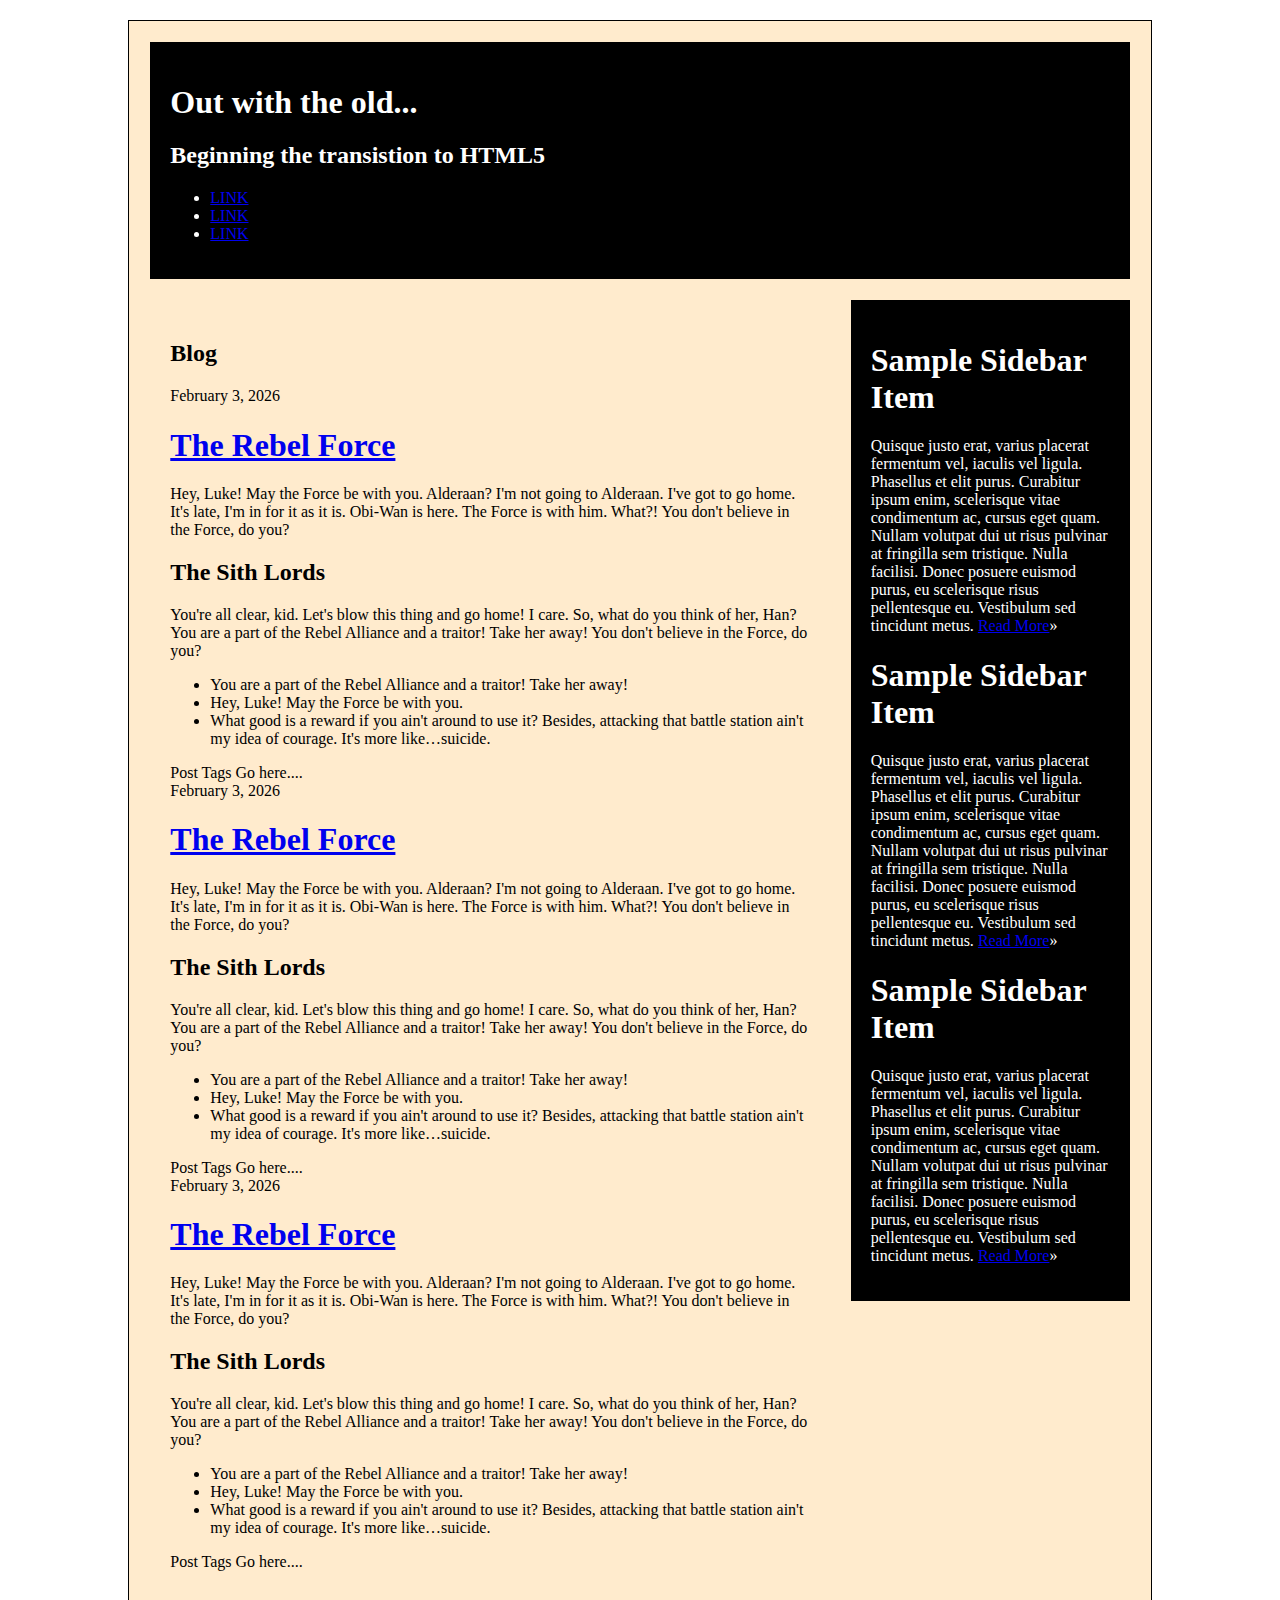
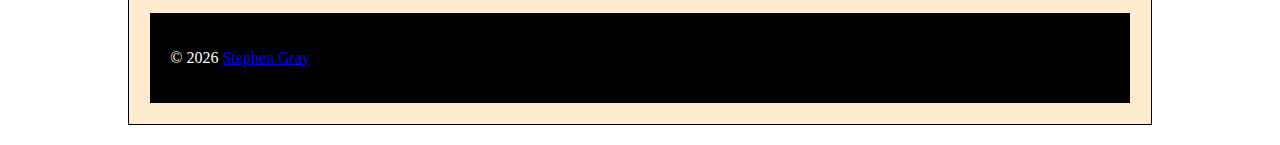
<file: html5-refactor/index.html>
<!DOCTYPE html>
<html lang="en">

<head>
  <meta charset="utf-8" />
  <title>Out with the old...</title>
  <link rel="stylesheet" href="assets/css/style.css">
  <meta name="description" content="We are going to refine this document down to a good starting point for all html5 projects moving forward." />
  <meta name="author" content="Stephen Gray" />
  <link rel="shortcut icon" href="/favicon.ico" />
</head>

<body>
  <main class="container cf">
    <header class="primary">
      <h1>Out with the old...</h1>
      <h2>Beginning the transistion to HTML5</h2>
      <nav class="primary">
        <ul>
          <li><a href="#">LINK</a></li>
          <li><a href="#">LINK</a></li>
          <li><a href="#">LINK</a></li>
        </ul>
      </nav>
    </header>
    <section id="content">
      <section id="blog">
        <h2>Blog</h2>
        <article class="post">
          <header>
            <time class="post-date" datetime="2026-02-03">February 3, 2026</time>
            <h1> <a href="#" rel="bookmark" title="link to this post">The Rebel Force</a> </h1>
          </header>

          <p>Hey, Luke! May the Force be with you. Alderaan? I'm not going to Alderaan. I've got to go home. It's late, I'm in for it as it is. Obi-Wan is here. The Force is with him. What?! You don't believe in the Force, do you?</p>
          <h2>The Sith Lords</h2>
          <p>You're all clear, kid. Let's blow this thing and go home! I care. So, what do you think of her, Han? You are a part of the Rebel Alliance and a traitor! Take her away! You don't believe in the Force, do you?</p>
          <ul>
            <li>You are a part of the Rebel Alliance and a traitor! Take her away!</li>
            <li>Hey, Luke! May the Force be with you.</li>
            <li>What good is a reward if you ain't around to use it? Besides, attacking that battle station ain't my idea of courage. It's more like&hellip;suicide.</li>
          </ul>
          <footer class="post-meta"> Post Tags Go here.... </footer>
        </article>
        <article class="post">
          <header>
            <time class="post-date" datetime="2026-02-03">February 3, 2026</time>
            <h1> <a href="#" rel="bookmark" title="link to this post">The Rebel Force</a> </h1>
          </header>

          <p>Hey, Luke! May the Force be with you. Alderaan? I'm not going to Alderaan. I've got to go home. It's late, I'm in for it as it is. Obi-Wan is here. The Force is with him. What?! You don't believe in the Force, do you?</p>
          <h2>The Sith Lords</h2>
          <p>You're all clear, kid. Let's blow this thing and go home! I care. So, what do you think of her, Han? You are a part of the Rebel Alliance and a traitor! Take her away! You don't believe in the Force, do you?</p>
          <ul>
            <li>You are a part of the Rebel Alliance and a traitor! Take her away!</li>
            <li>Hey, Luke! May the Force be with you.</li>
            <li>What good is a reward if you ain't around to use it? Besides, attacking that battle station ain't my idea of courage. It's more like&hellip;suicide.</li>
          </ul>
          <footer class="post-meta"> Post Tags Go here.... </footer>
        </article>
        <article class="post">
          <header>
            <time class="post-date" datetime="2026-02-03">February 3, 2026</time>
            <h1> <a href="#" rel="bookmark" title="link to this post">The Rebel Force</a> </h1>
          </header>

          <p>Hey, Luke! May the Force be with you. Alderaan? I'm not going to Alderaan. I've got to go home. It's late, I'm in for it as it is. Obi-Wan is here. The Force is with him. What?! You don't believe in the Force, do you?</p>
          <h2>The Sith Lords</h2>
          <p>You're all clear, kid. Let's blow this thing and go home! I care. So, what do you think of her, Han? You are a part of the Rebel Alliance and a traitor! Take her away! You don't believe in the Force, do you?</p>
          <ul>
            <li>You are a part of the Rebel Alliance and a traitor! Take her away!</li>
            <li>Hey, Luke! May the Force be with you.</li>
            <li>What good is a reward if you ain't around to use it? Besides, attacking that battle station ain't my idea of courage. It's more like&hellip;suicide.</li>
          </ul>
          <footer class="post-meta"> Post Tags Go here.... </footer>
        </article>
      </section>
      <!--#primary -->
      <aside>
        <article class="widget">
          <h1>Sample Sidebar Item </h1>
          <p>Quisque justo erat, varius placerat fermentum vel, iaculis vel ligula. Phasellus et elit purus. Curabitur ipsum enim, scelerisque vitae condimentum ac, cursus eget quam. Nullam volutpat dui ut risus pulvinar at fringilla sem tristique. Nulla facilisi. Donec posuere euismod purus, eu scelerisque risus pellentesque eu. Vestibulum sed tincidunt metus. <a href="#">Read More</a>&raquo;</p>
        </article>
        <article class="widget">
          <h1>Sample Sidebar Item </h1>
          <p>Quisque justo erat, varius placerat fermentum vel, iaculis vel ligula. Phasellus et elit purus. Curabitur ipsum enim, scelerisque vitae condimentum ac, cursus eget quam. Nullam volutpat dui ut risus pulvinar at fringilla sem tristique. Nulla facilisi. Donec posuere euismod purus, eu scelerisque risus pellentesque eu. Vestibulum sed tincidunt metus. <a href="#">Read More</a>&raquo;</p>
        </article>
        <article class="widget">
          <h1>Sample Sidebar Item </h1>
          <p>Quisque justo erat, varius placerat fermentum vel, iaculis vel ligula. Phasellus et elit purus. Curabitur ipsum enim, scelerisque vitae condimentum ac, cursus eget quam. Nullam volutpat dui ut risus pulvinar at fringilla sem tristique. Nulla facilisi. Donec posuere euismod purus, eu scelerisque risus pellentesque eu. Vestibulum sed tincidunt metus. <a href="#">Read More</a>&raquo;</p>
        </article>
      </aside>
      <!--#secondary -->
    </section>
    <!--#content -->
    <footer class="primary">
      <p>&copy; 2026 <a href="#">Stephen Gray</a></p>
    </footer>
  </main>
  <!--.container -->
</body>

</html>
</file>
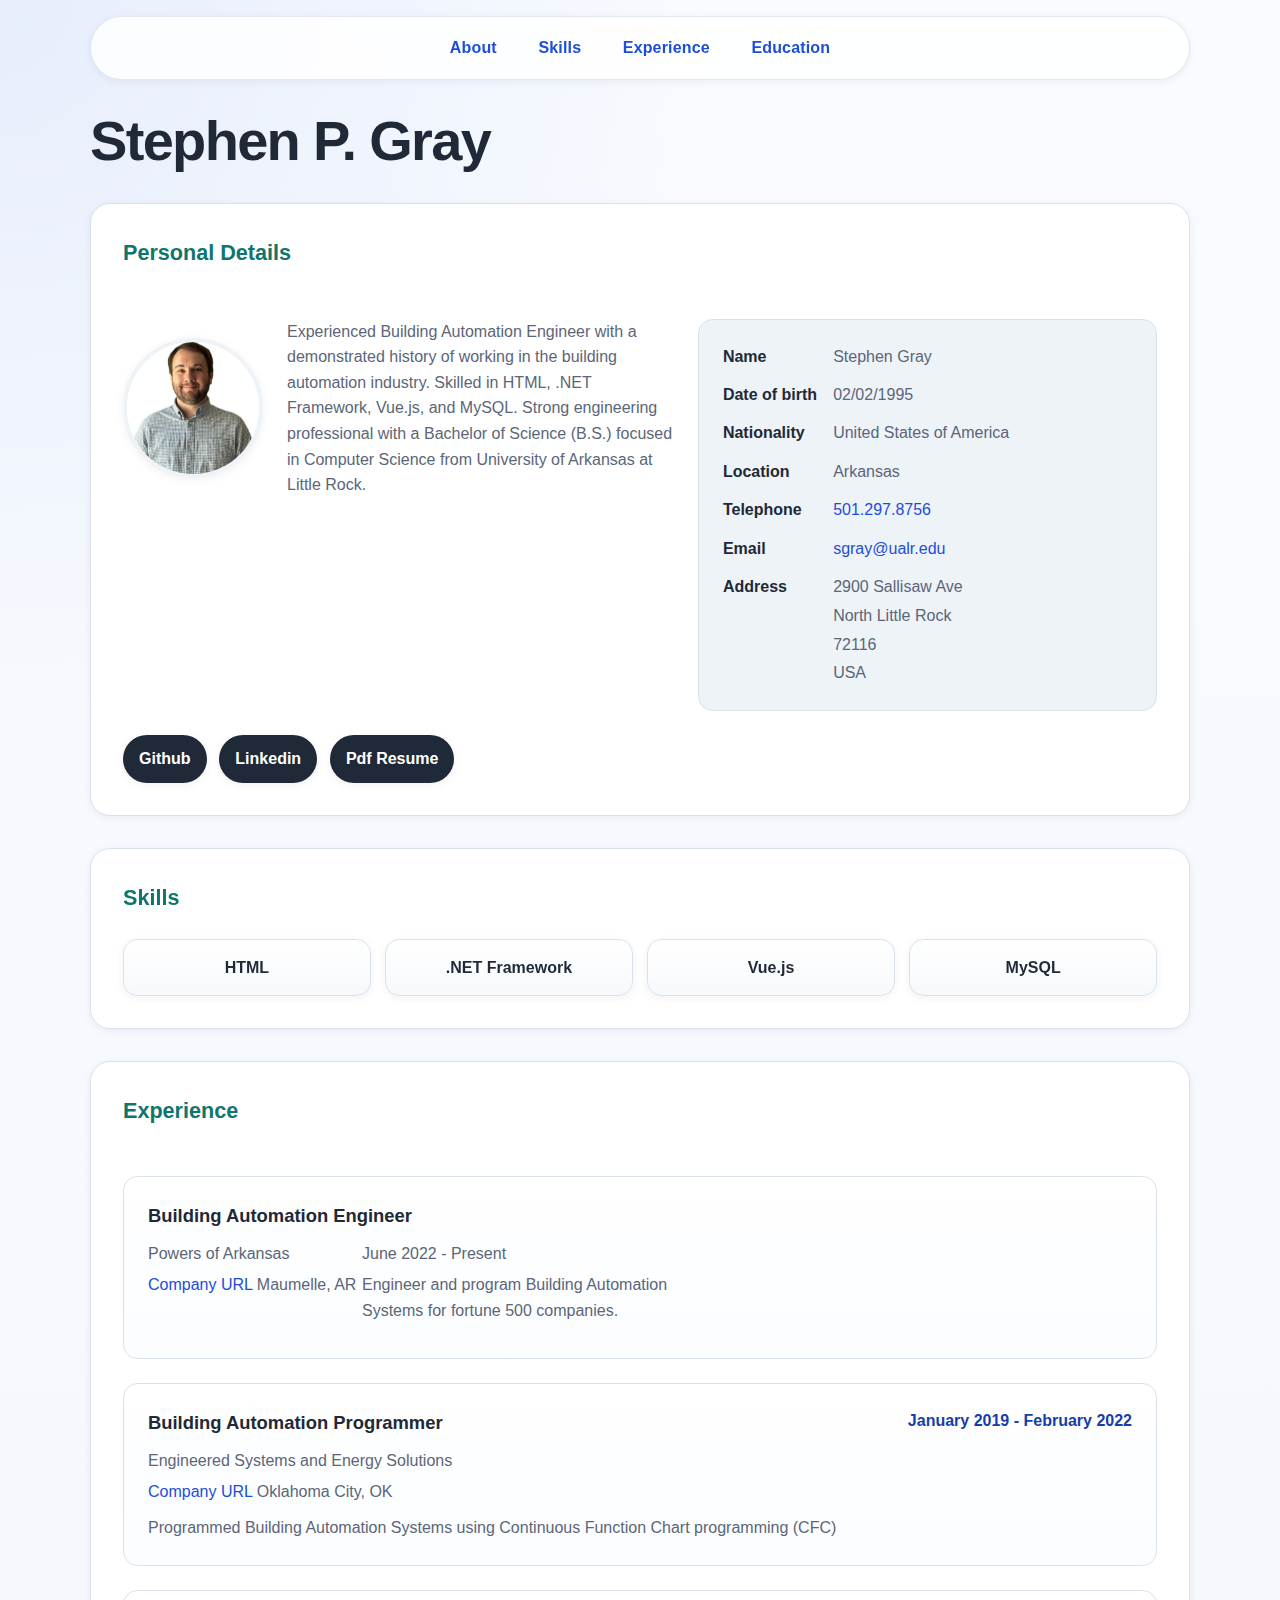
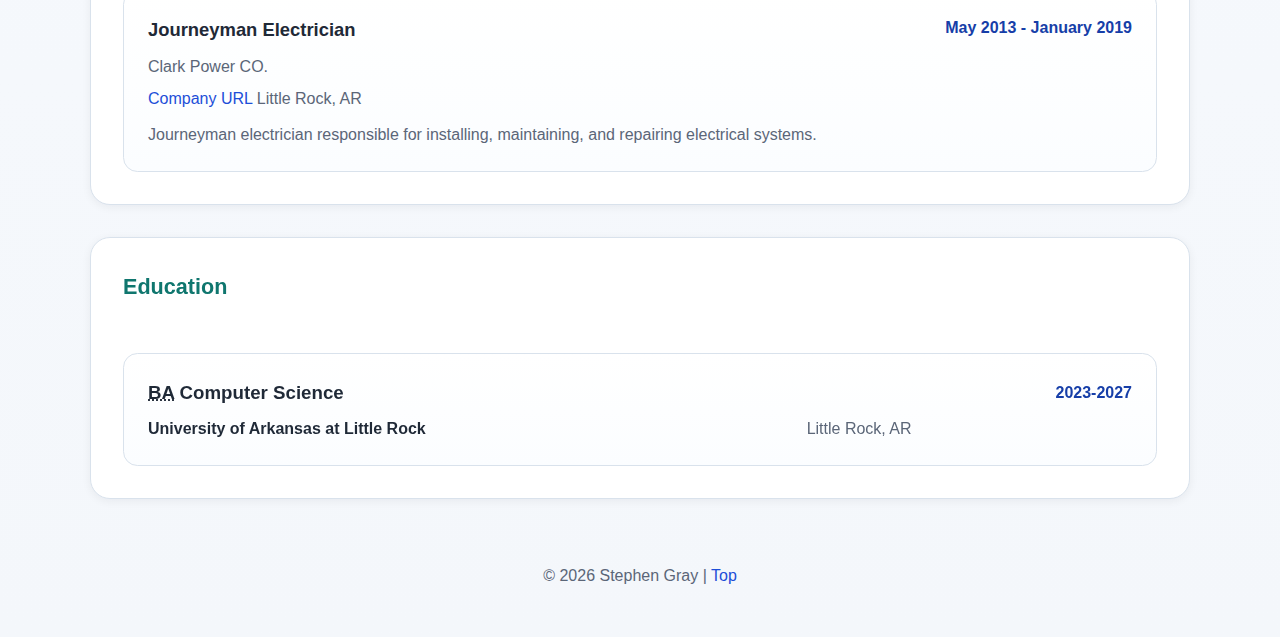
<file: mobile-resume/index.html>
<!DOCTYPE html>
<html lang="en">
<head>
  <meta charset="UTF-8">
  <meta name="viewport" content="width=device-width, initial-scale=1.0">
  <title>Mobile Resume</title>
  <link rel="stylesheet" href="assets/css/style.css">
</head>
<body>
  <header class="container" id="top">
  <!-- Main navigation -->
  <nav class="primary">
    <ul>
      <li><a href="#about">About</a></li>
      <li><a href="#skills">Skills</a></li>
      <li><a href="#experience">Experience</a></li>
      <li><a href="#education">Education</a></li>
    </ul>
  </nav>
</header>

<!-- Main -->
<main itemscope itemtype="https://schema.org/Person" class="container">
  <h1 class="page-title" itemprop="name">Stephen P. Gray</h1>

  <section id="about">
    <h2>Personal Details</h2>

    <div class="bio">
      <img itemprop="image" src="assets/img/headshot.jpg" alt="Stephen Gray headshot">
      <p itemprop="description">
        Experienced Building Automation Engineer with a demonstrated history of working in the building automation industry. Skilled in HTML, .NET Framework, Vue.js, and MySQL. Strong engineering professional with a Bachelor of Science (B.S.) focused in Computer Science from University of Arkansas at Little Rock.
      </p>
    </div>

    <dl class="details">
      <dt>Name</dt>
      <dd itemprop="name">
        <span itemprop="givenName">Stephen</span> <span itemprop="familyName">Gray</span>
      </dd>

      <dt>Date of birth</dt>
      <dd><time itemprop="birthDate" datetime="1995-02-02">02/02/1995</time></dd>

      <dt>Nationality</dt>
      <dd itemprop="nationality">United States of America</dd>

      <dt>Location</dt>
      <!-- Keep original text, but model as Place for better schema correctness -->
      <dd itemprop="homeLocation" itemscope itemtype="https://schema.org/Place">
        <span itemprop="name">Arkansas</span>
      </dd>

      <dt>Telephone</dt>
      <dd>
        <!-- tel: should be digits; keep visible text as-is -->
        <a itemprop="telephone" href="tel:5012978756">501.297.8756</a>
      </dd>

      <dt>Email</dt>
      <dd>
        <a itemprop="email" href="mailto:sgray@ualr.edu">sgray@ualr.edu</a>
      </dd>

      <dt>Address</dt>
      <dd itemprop="address" itemscope itemtype="https://schema.org/PostalAddress">
        <span itemprop="streetAddress">2900 Sallisaw Ave</span>
        <span itemprop="addressLocality">North Little Rock</span>
        <span itemprop="postalCode">72116</span>
        <span itemprop="addressCountry">USA</span>
      </dd>
    </dl>

    <ul class="related-links">
      <li><a itemprop="sameAs" rel="me" href="https://github.com/stephengray12"> github</a></li>
      <li><a itemprop="sameAs" rel="me" href="https://www.linkedin.com/in/stephen-gray12">linkedin</a></li>
      <li><a itemprop="url" href="assets/img/Stephen_Gray_Resume.pdf" download>pdf resume</a></li>
    </ul>
  </section>

  <section id="skills">
    <h2>Skills</h2>
    <ul>
      <li class="skill" itemprop="knowsAbout">HTML</li>
      <li class="skill" itemprop="knowsAbout">.NET Framework</li>
      <li class="skill" itemprop="knowsAbout">Vue.js</li>
      <li class="skill" itemprop="knowsAbout">MySQL</li>
    </ul>
  </section>

  <section id="experience">
    <h2>Experience</h2>

    <!-- current job -->
    <article class="job">
      <!-- jobTitle is valid on Person; this is still within Person scope -->
      <h3 itemprop="jobTitle">Building Automation Engineer</h3>

      <!-- worksFor is valid on Person -->
      <div itemprop="worksFor" itemscope itemtype="https://schema.org/Organization">
        <span itemprop="name">Powers of Arkansas</span>
        <span>June 2022 - Present</span>

        <p itemprop="description">Engineer and program Building Automation Systems for fortune 500 companies.</p>

        <span itemprop="location" itemscope itemtype="https://schema.org/Place">
          <a itemprop="url" href="https://www.powers-hvac.com/">Company URL</a>
          <span itemprop="address" itemscope itemtype="https://schema.org/PostalAddress">
            <span itemprop="addressLocality">Maumelle, AR</span>
          </span>
        </span>
      </div>
    </article>

    <!-- Previous Jobs -->
    <article class="job">
      <h3 itemprop="jobTitle">Building Automation Programmer</h3>
      <span itemprop="worksFor" itemscope itemtype="https://schema.org/Organization">
        <span itemprop="name">Engineered Systems and Energy Solutions</span>

        <span itemprop="location" itemscope itemtype="https://schema.org/Place">
          <a itemprop="url" href="https://www.es2built.com/">Company URL</a>
          <span itemprop="address" itemscope itemtype="https://schema.org/PostalAddress">
            <span itemprop="addressLocality">Oklahoma City, OK</span>
          </span>
        </span>
      </span>

      <!-- Keep original visible date format; Google won't bind it perfectly, but it won't warn -->
      <div>
        <span>January 2019</span> -
        <span>February 2022</span>
      </div>

      <p itemprop="description">Programmed Building Automation Systems using Continuous Function Chart programming (CFC)</p>
    </article>

    <article class="job">
      <h3 itemprop="jobTitle">Journeyman Electrician</h3>

      <span itemprop="worksFor" itemscope itemtype="https://schema.org/Organization">
        <span itemprop="name">Clark Power CO.</span>

        <span itemprop="location" itemscope itemtype="https://schema.org/Place">
          <a itemprop="url" href="https://www.clarkpower.com/">Company URL</a>
          <span itemprop="address" itemscope itemtype="https://schema.org/PostalAddress">
            <span itemprop="addressLocality">Little Rock, AR</span>
          </span>
        </span>
      </span>

      <div>
        <span>May 2013</span> -
        <span>January 2019</span>
      </div>

      <p itemprop="description">Journeyman electrician responsible for installing, maintaining, and repairing electrical systems.</p>
    </article>
  </section>

  <section id="education">
    <h2>Education</h2>

    <article class="certificate" itemprop="alumniOf" itemscope itemtype="https://schema.org/EducationalOrganization">
      <h3 itemprop="description"><abbr title="Bachelor of Science">BA</abbr> Computer Science</h3>
      <span itemprop="name">University of Arkansas at Little Rock</span>
      <span itemprop="location" itemscope itemtype="https://schema.org/Place">Little Rock, AR</span>
      <span>2023-2027</span>
    </article>
  </section>
</main>

<!-- Footer -->
<footer>
  <div id="copyright">
    &copy; 2026 Stephen Gray | <a href="#top">Top</a>
  </div>
</footer>
 
  
</body>
</html>
</file>
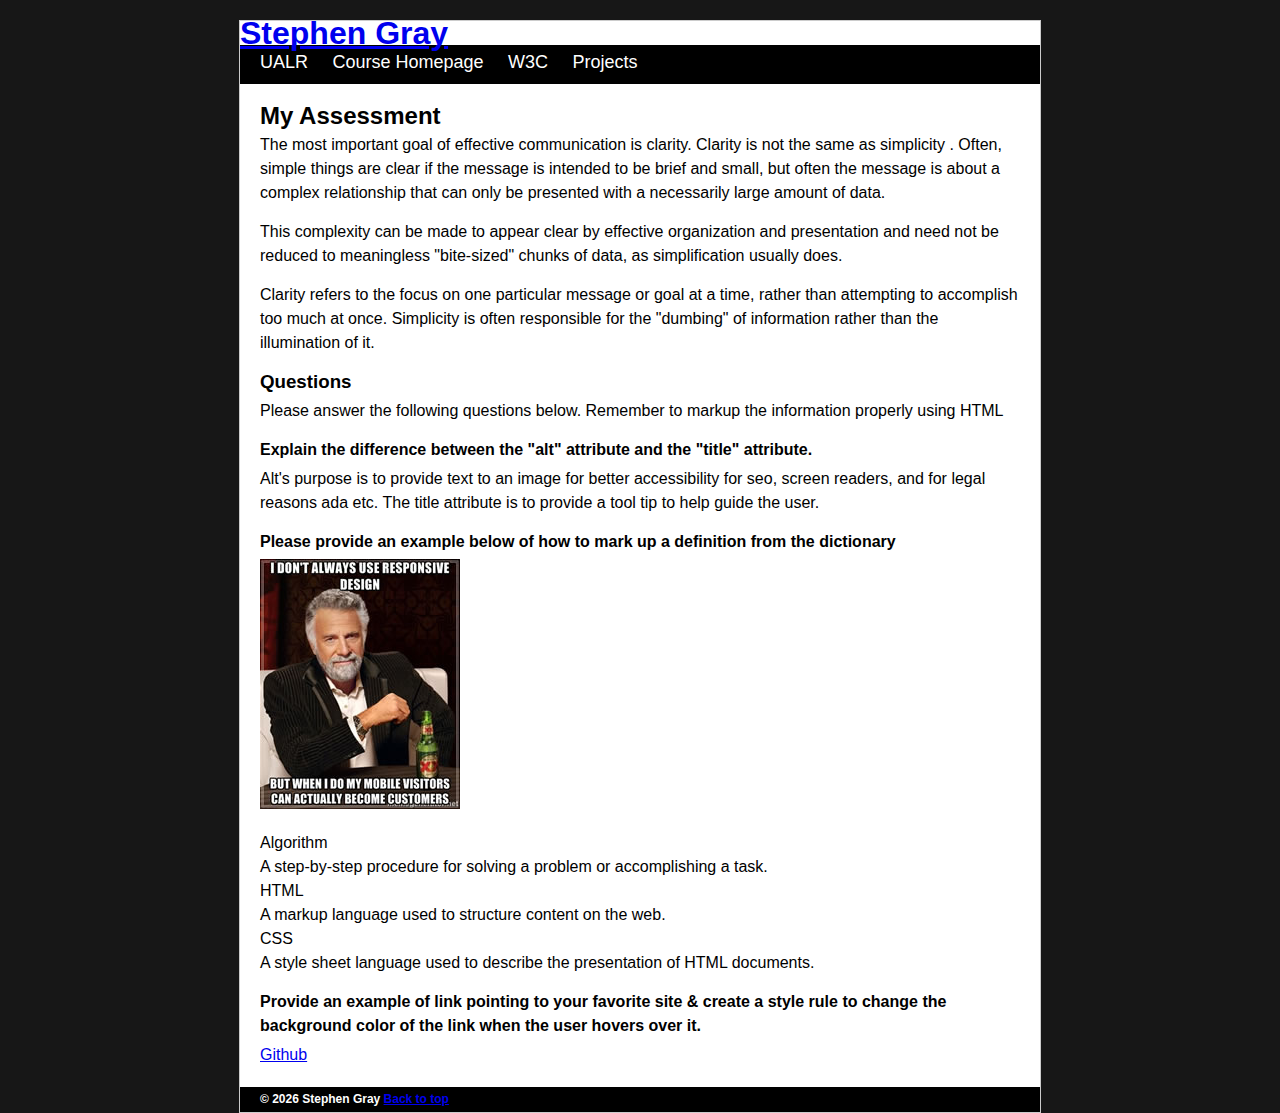
<file: pre-assessment/index.html>
<!doctype html>
<html lang="en">
<head>
<meta charset="UTF-8"> <!-- Character encoding fromy my understanding is universal standard that lets do you text/icons other than ASCII  -->
<meta name="description" content="This is a skills pre-assessment for Mobile Web Development" />  <!-- Is there summary of the websites content when you see the web page on the browser.  -->
<meta name="author" content="Stephen Gray" />  <!-- Just tells you who the author is of the webpage.  -->
<title>Stephen Gray</title>
<link rel="stylesheet" type="text/css" href="assets/css/screen.css" media="all">  
<body>
<div id="container">

  <div id="header">
    <h1><a href="index.html">Stephen Gray</a></h1>
  </div>

  <div id="nav">
    <ul>
      <li><a href="http://ualr.edu" title="Go to Univeristy of Arkansas at Little Rock Home Page.">UALR</a></li>
      <li><a href="https://thomaswallace.net/course/mobile-web/spring-2018/" title="Go to Course Homepage.">Course Homepage</a></li>
      <li><a href="http://www.w3.org/" title="Go to W3C Website.">W3C</a></li>
      <li><a href="https://stephen.engineering/" title="Go to personal portfolio website.">Projects</a></li>

    </ul>
  </div>

  <div id="content">
    <h2>My Assessment</h2> <!-- Hey Thomas! -->
    <p>The most important goal of effective communication is clarity. Clarity is not the same as simplicity . Often, simple things are clear if the message is intended to be brief and small, but often the message is about a complex relationship that can only be presented with a necessarily large amount of data. </p>
    
    <p class="alert">This complexity can be made to appear clear by effective organization and presentation and need not be reduced to meaningless "bite-sized" chunks of data, as simplification usually does. </p>
    <p>Clarity refers to the focus on one particular message or goal at a time, rather than attempting to accomplish too much at once. Simplicity is often responsible for the "dumbing" of information rather than the illumination of it.</p>
    <h3>Questions</h3>
    <p>Please answer the following questions below. Remember to markup the information properly using HTML</p>
    <h4>Explain the difference between the &quot;alt&quot; attribute and the &quot;title&quot; attribute. </h4>
    <p>Alt's purpose is to provide text to an image for better accessibility for seo, screen readers, and for legal reasons ada etc. The title attribute is to provide a tool tip to help guide the user.</p>
    <h4>Please provide an example below of how to mark up a definition from the dictionary</h4>
    <p>
      <img src="assets/img/content-image2.jpg" alt="Content image 2" title="Content image 2">

      <dl>
        <dt>Algorithm</dt>
        <dd>A step-by-step procedure for solving a problem or accomplishing a task.</dd>
        <dt>HTML</dt>
        <dd>A markup language used to structure content on the web.</dd>
        <dt>CSS</dt>
        <dd>A style sheet language used to describe the presentation of HTML documents.</dd>
      </dl>
    </p>
    <h4>Provide an example of link pointing to your favorite site &amp; create a style rule to change the background color of the link when the user hovers over it. </h4>
    <p class="question3"><a href="https://github.com/" title="Github">Github</a></p>
  </div>

  <div id="footer">
    
    <h6> 
    
      <p>
           &copy; 2026 Stephen Gray
          <a href="#top">Back to top</a>
      </p>
      
    </h6>
    
   
  </div>
</div>

</body>
</html>
</file>
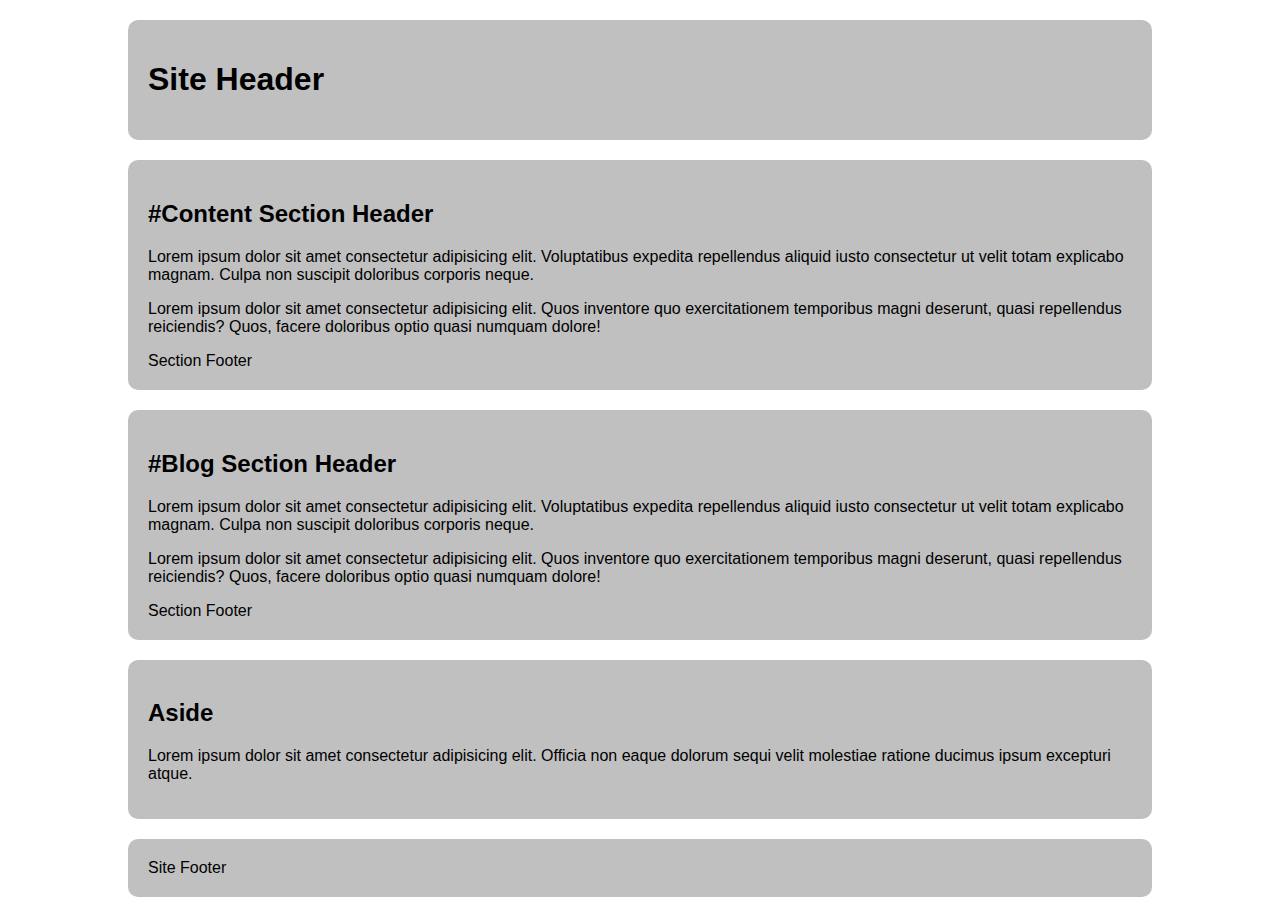
<file: css-grid-lab/grid-two-col-equal.html>
<!DOCTYPE html>
<html lang="en">

<head>
  <meta charset="UTF-8">
  <meta name="viewport" content="width=device-width, initial-scale=1.0">
  <title>CSS Grid Demo</title>
  <style>
    /*  ---------------Box Sizing-----------------  */
    html {
      box-sizing: border-box;
    }

    *,
    *:before,
    *:after {
      box-sizing: inherit;
    }

    /* Starter */
    main>* {
      font-family: Avenir, Montserrat, Corbel, "URW Gothic", source-sans-pro,
        sans-serif;
      font-weight: normal;
      background-color: #c0c0c0;
      border-radius: 10px;
      padding: 20px;
    }

    main {
      display: grid;
      gap: 20px;
      max-width: 80vw;
      margin: 20px auto;
    }
  </style>

</head>

<body>
  <main>
    <header class="primary">
      <h1>Site Header</h1>
    </header>
    <section id="content">
      <header>
        <h2>#Content Section Header</h2>
      </header>
      <p>Lorem ipsum dolor sit amet consectetur adipisicing elit. Voluptatibus expedita repellendus aliquid iusto consectetur ut velit totam explicabo magnam. Culpa non suscipit doloribus corporis neque.</p>
      <p>
        Lorem ipsum dolor sit amet consectetur adipisicing elit. Quos inventore quo exercitationem temporibus magni deserunt, quasi repellendus reiciendis? Quos, facere doloribus optio quasi numquam dolore!</p>
      <footer>Section Footer</footer>
    </section>
    <section id="blog">
      <header>
        <h2>#Blog Section Header</h2>
      </header>
      <p>Lorem ipsum dolor sit amet consectetur adipisicing elit. Voluptatibus expedita repellendus aliquid iusto consectetur ut velit totam explicabo magnam. Culpa non suscipit doloribus corporis neque.</p>
      <p>
        Lorem ipsum dolor sit amet consectetur adipisicing elit. Quos inventore quo exercitationem temporibus magni deserunt, quasi repellendus reiciendis? Quos, facere doloribus optio quasi numquam dolore!</p>
      <footer>Section Footer</footer>
    </section>
    <aside>
      <h2>Aside</h2>
      <p>Lorem ipsum dolor sit amet consectetur adipisicing elit. Officia non eaque dolorum sequi velit molestiae ratione ducimus ipsum excepturi atque.</p>
    </aside>
    <footer class="primary">Site Footer</footer>
  </main>
</body>

</html>
</file>
<file: html5-refactor/assets/css/style.css>
/* apply a natural box layout model to all elements, but allowing components to change */
html {
  box-sizing: border-box;
}
*,
*:before,
*:after {
  box-sizing: inherit;
}
/* Fix Clearing Bugs */

.cf:before,
.cf:after {
  content: " "; /* 1 */
  display: table; /* 2 */
}

.cf:after {
  clear: both;
}

main {
width:80vw;
margin: 20px auto;
border: 1px solid #000;  
background-color: blanchedalmond;
}

header.primary, footer.primary{
/*  width:920px; */
 width:95.833%;
 margin: 2.0833%;
 padding: 20px;
 float: left; 
 background-color: black;
 color:white;
}

#blog{
/*   width:638px; */
  width: 66.4583%;
  margin-left: 2.0833%;
  padding: 20px;
  float: left;

}

aside {
  width: 27.2916%;
  margin-left: 2.0833%;
  padding: 20px;
  float: left;
  background-color: black;
  color: white;
}
</file>
<file: mobile-resume/assets/css/style.css>
html {
  box-sizing: border-box;
}
*, *:before, *:after {
  box-sizing: inherit;
}

:root {
  --font-body: "Segoe UI", Roboto, Helvetica, Arial, sans-serif;
  --font-heading: "Segoe UI", Roboto, Helvetica, Arial, sans-serif;

  --color-bg: #f4f7fb;
  --color-surface: #ffffff;
  --color-surface-alt: #eef3f8;
  --color-text: #1f2937;
  --color-muted: #5b6678;
  --color-border: #d9e2ec;
  --color-primary: #1d4ed8;
  --color-primary-dark: #163ea8;
  --color-accent: #0f766e;

  --shadow-sm: 0 2px 10px rgba(15, 23, 42, 0.06);
  --shadow-md: 0 10px 30px rgba(15, 23, 42, 0.10);

  --radius-sm: 0.5rem;
  --radius-md: 0.9rem;
  --radius-lg: 1.25rem;

  --space-1: 0.4rem;
  --space-2: 0.75rem;
  --space-3: 1rem;
  --space-4: 1.5rem;
  --space-5: 2rem;
  --space-6: 3rem;

  --max-width: 1100px;
  --line-height: 1.6;
}

/* Reset / base */
*,
*::before,
*::after {
  box-sizing: border-box;
}

html {
  scroll-behavior: smooth;
}

body {
  margin: 0;
  font-family: var(--font-body);
  line-height: var(--line-height);
  color: var(--color-text);
  background:
    radial-gradient(circle at top left, rgba(29, 78, 216, 0.08), transparent 28%),
    linear-gradient(180deg, #f8fbff 0%, var(--color-bg) 100%);
}

img {
  max-width: 100%;
  display: block;
}

a {
  color: var(--color-primary);
  text-decoration: none;
}

a:hover,
a:focus-visible {
  color: var(--color-primary-dark);
  text-decoration: underline;
}

ul,
dl {
  margin: 0;
  padding: 0;
}

p,
h1,
h2,
h3 {
  margin-top: 0;
}

.container {
  width: min(100% - 2rem, var(--max-width));
  margin-inline: auto;
}


header.container {
  position: sticky;
  top: 0;
  z-index: 10;
  margin-top: var(--space-3);
}

nav.primary {
  background: rgba(255, 255, 255, 0.84);
  border: 1px solid rgba(217, 226, 236, 0.8);
  border-radius: 999px;
  box-shadow: var(--shadow-sm);
  padding: 0.7rem 1rem;
}

nav.primary ul {
  list-style: none;
  display: grid;
  grid-template-columns: repeat(4, max-content);
  justify-content: center;
  gap: 1rem;
}

nav.primary a {
  display: inline-block;
  padding: 0.45rem 0.8rem;
  border-radius: 999px;
  font-weight: 600;
  letter-spacing: 0.01em;
}

nav.primary a:hover,
nav.primary a:focus-visible {
  background: var(--color-surface-alt);
  text-decoration: none;
}


main.container {
  container-type: inline-size;
  container-name: resume;
  display: grid;
  grid-template-areas:
    "title"
    "about"
    "skills"
    "experience"
    "education";
  gap: var(--space-5);
  padding-block: var(--space-5) var(--space-6);
}


.page-title {
  grid-area: title;
  font-family: var(--font-heading);
  font-size: clamp(2rem, 5vw, 3.5rem);
  line-height: 1.05;
  letter-spacing: -0.03em;
  margin-bottom: 0;
}


main > section {
  background: var(--color-surface);
  border: 1px solid var(--color-border);
  border-radius: var(--radius-lg);
  box-shadow: var(--shadow-sm);
  padding: var(--space-5);
}

#about {
  grid-area: about;
}

#skills {
  grid-area: skills;
}

#experience {
  grid-area: experience;
}

#education {
  grid-area: education;
}

section h2 {
  font-size: 1.35rem;
  margin-bottom: var(--space-4);
  color: var(--color-accent);
}


#about {
  display: grid;
  grid-template-areas:
    "heading"
    "bio"
    "details"
    "links";
  gap: var(--space-4);
}

#about h2 {
  grid-area: heading;
}

.bio {
  grid-area: bio;
  display: grid;
  grid-template-columns: 140px 1fr;
  grid-template-areas: "photo text";
  gap: var(--space-4);
  align-items: center;
}

.bio img {
  grid-area: photo;
  width: 140px;
  aspect-ratio: 1 / 1;
  object-fit: cover;
  border-radius: 50%;
  border: 4px solid var(--color-surface-alt);
  box-shadow: var(--shadow-sm);
}

.bio p {
  grid-area: text;
  color: var(--color-muted);
  margin-bottom: 0;
}

.details {
  grid-area: details;
  display: grid;
  grid-template-columns: max-content 1fr;
  gap: 0.8rem 1rem;
  background: var(--color-surface-alt);
  border: 1px solid var(--color-border);
  border-radius: var(--radius-md);
  padding: var(--space-4);
}

.details dt {
  font-weight: 700;
  color: var(--color-text);
}

.details dd {
  margin: 0;
  color: var(--color-muted);
}

.details dd[itemprop="address"] {
  display: grid;
  gap: 0.2rem;
}

.related-links {
  grid-area: links;
  list-style: none;
  display: grid;
  grid-template-columns: repeat(3, max-content);
  gap: 0.8rem;
}

.related-links a {
  display: inline-block;
  background: var(--color-text);
  color: #fff;
  border-radius: 999px;
  padding: 0.7rem 1rem;
  font-weight: 600;
  text-transform: capitalize;
  box-shadow: var(--shadow-sm);
}

.related-links a:hover,
.related-links a:focus-visible {
  background: var(--color-primary);
  color: #fff;
  text-decoration: none;
}

#skills ul {
  list-style: none;
  display: grid;
  grid-template-columns: repeat(auto-fit, minmax(140px, 1fr));
  gap: 0.9rem;
}

.skill {
  background: linear-gradient(180deg, #ffffff 0%, #f6f9fc 100%);
  border: 1px solid var(--color-border);
  border-radius: var(--radius-md);
  padding: 0.9rem 1rem;
  text-align: center;
  font-weight: 600;
  box-shadow: var(--shadow-sm);
}


#experience {
  display: grid;
  gap: var(--space-4);
}

.job {
  display: grid;
  grid-template-areas:
    "title"
    "meta"
    "dates"
    "desc";
  gap: 0.65rem;
  border: 1px solid var(--color-border);
  border-radius: var(--radius-md);
  padding: var(--space-4);
  background: linear-gradient(180deg, #ffffff 0%, #fbfdff 100%);
}

.job h3 {
  grid-area: title;
  font-size: 1.15rem;
  margin-bottom: 0;
}

.job > [itemprop="worksFor"] {
  grid-area: meta;
  display: grid;
  gap: 0.35rem;
  color: var(--color-muted);
}

.job > div:not([itemprop="worksFor"]) {
  grid-area: dates;
  font-weight: 600;
  color: var(--color-primary-dark);
}

.job p {
  grid-area: desc;
  margin-bottom: 0;
  color: var(--color-muted);
}

/* EDUCATION */
#education {
  display: grid;
  gap: var(--space-4);
}

.certificate {
  display: grid;
  grid-template-areas:
    "degree"
    "school"
    "location"
    "dates";
  gap: 0.5rem;
  background: linear-gradient(180deg, #ffffff 0%, #fbfdff 100%);
  border: 1px solid var(--color-border);
  border-radius: var(--radius-md);
  padding: var(--space-4);
}

.certificate h3 {
  grid-area: degree;
  margin-bottom: 0;
}

.certificate > [itemprop="name"] {
  grid-area: school;
  font-weight: 700;
}

.certificate > [itemprop="location"] {
  grid-area: location;
  color: var(--color-muted);
}

.certificate > span:last-child {
  grid-area: dates;
  color: var(--color-primary-dark);
  font-weight: 600;
}

/* Footer */
footer {
  padding: 0 0 var(--space-5);
}

#copyright {
  width: min(100% - 2rem, var(--max-width));
  margin-inline: auto;
  color: var(--color-muted);
  text-align: center;
  padding: 1rem;
}

/* -------------------------
   CONTAINER QUERIES
-------------------------- */

/* When the main container gets wider, place sections into a more editorial layout */
@container resume (min-width: 850px) {
  main.container {
    grid-template-columns: 2fr 1fr;
    grid-template-areas:
      "title title"
      "about skills"
      "experience education";
    align-items: start;
  }

  #about {
    grid-template-columns: 1.2fr 1fr;
    grid-template-areas:
      "heading heading"
      "bio details"
      "links links";
    align-items: start;
  }

  .related-links {
    justify-content: start;
  }

  #education,
  #skills {
    position: sticky;
    top: 6.5rem;
  }
}

/* Tighter internal card layouts when their container is wide enough */
@container resume (min-width: 700px) {
  .job {
    grid-template-columns: 1.4fr 1fr;
    grid-template-areas:
      "title dates"
      "meta dates"
      "desc desc";
    align-items: start;
  }

  .job > div:not([itemprop="worksFor"]) {
    text-align: right;
  }

  .certificate {
    grid-template-columns: 2fr 1fr;
    grid-template-areas:
      "degree dates"
      "school location";
    align-items: center;
  }

  .certificate > span:last-child {
    text-align: right;
  }
}

/* -------------------------
   MEDIA QUERIES
-------------------------- */

@media (max-width: 768px) {
  header.container {
    position: static;
  }

  nav.primary {
    border-radius: var(--radius-md);
    padding: 0.75rem;
  }

  nav.primary ul {
    grid-template-columns: repeat(2, 1fr);
    gap: 0.6rem;
  }

  nav.primary li {
    display: contents;
  }

  nav.primary a {
    width: 100%;
    text-align: center;
    background: var(--color-surface-alt);
  }

  main > section {
    padding: var(--space-4);
  }

  .bio {
    grid-template-columns: 1fr;
    grid-template-areas:
      "photo"
      "text";
    justify-items: center;
    text-align: center;
  }

  .details {
    grid-template-columns: 1fr;
    gap: 0.35rem;
  }

  .details dt {
    margin-top: 0.5rem;
  }

  .related-links {
    grid-template-columns: 1fr;
  }

  .related-links a {
    text-align: center;
  }
}

@media (max-width: 480px) {
  body {
    font-size: 0.96rem;
  }

  .page-title {
    font-size: clamp(1.8rem, 9vw, 2.4rem);
  }

  nav.primary ul {
    grid-template-columns: 1fr;
  }

  .bio img {
    width: 110px;
  }

  #skills ul {
    grid-template-columns: 1fr 1fr;
  }
}

/* Accessibility */
a:focus-visible {
  outline: 3px solid rgba(29, 78, 216, 0.25);
  outline-offset: 3px;
}

@media (prefers-reduced-motion: reduce) {
  html {
    scroll-behavior: auto;
  }

  *,
  *::before,
  *::after {
    transition: none !important;
    animation: none !important;
  }
}
</file>
<file: pre-assessment/assets/css/screen.css>
* {
	margin: 0px;
	padding: 0px;
}
body {
	text-align: center;
	font-family: "Trebuchet MS", Arial, Helvetica, sans-serif;
	background-color: #171717;
	font-size: 16px;
	line-height: 1.5em;
}
#container {
	max-width: 800px;
	margin-right: auto;
	margin-left: auto;
	text-align: left;
	background-color: #FFF;
	margin-top: 20px;
	border: 1px solid #CCC;
}
#header {
}
#header h1 a {
}
#nav {
	background-color: #000;
}
#nav ul {
	list-style-type: none;
	margin-left: 10px;
}
#nav ul li {
	display: inline;
	height: 35px;
	line-height: 35px;
}
#nav ul li a {
	display: inline-block;
	padding-right: 10px;
	padding-left: 10px;
	font-size: 18px;
}
#nav ul li a:link, #nav ul li a:visited {
	text-decoration: none;
	border-bottom-width: 4px;
	border-bottom-style: solid;
	border-bottom-color: #000;
	color: #FFF;
}
#nav ul li a:hover {
	border-bottom-width: 3px;
	border-bottom-style: solid;
	border-bottom-color: #CCC;
}
#content {
	margin: 20px;
}
#content p {
	margin-top: 5px;
	margin-bottom: 15px;
}
#footer {
	background-color: #000;
	color: #FFF;
	height: 25px;
}
#footer h6 {
	font-size: 12px;
	line-height: 25px;
	margin-right: 20px;
	margin-left: 20px;
}
</file>
